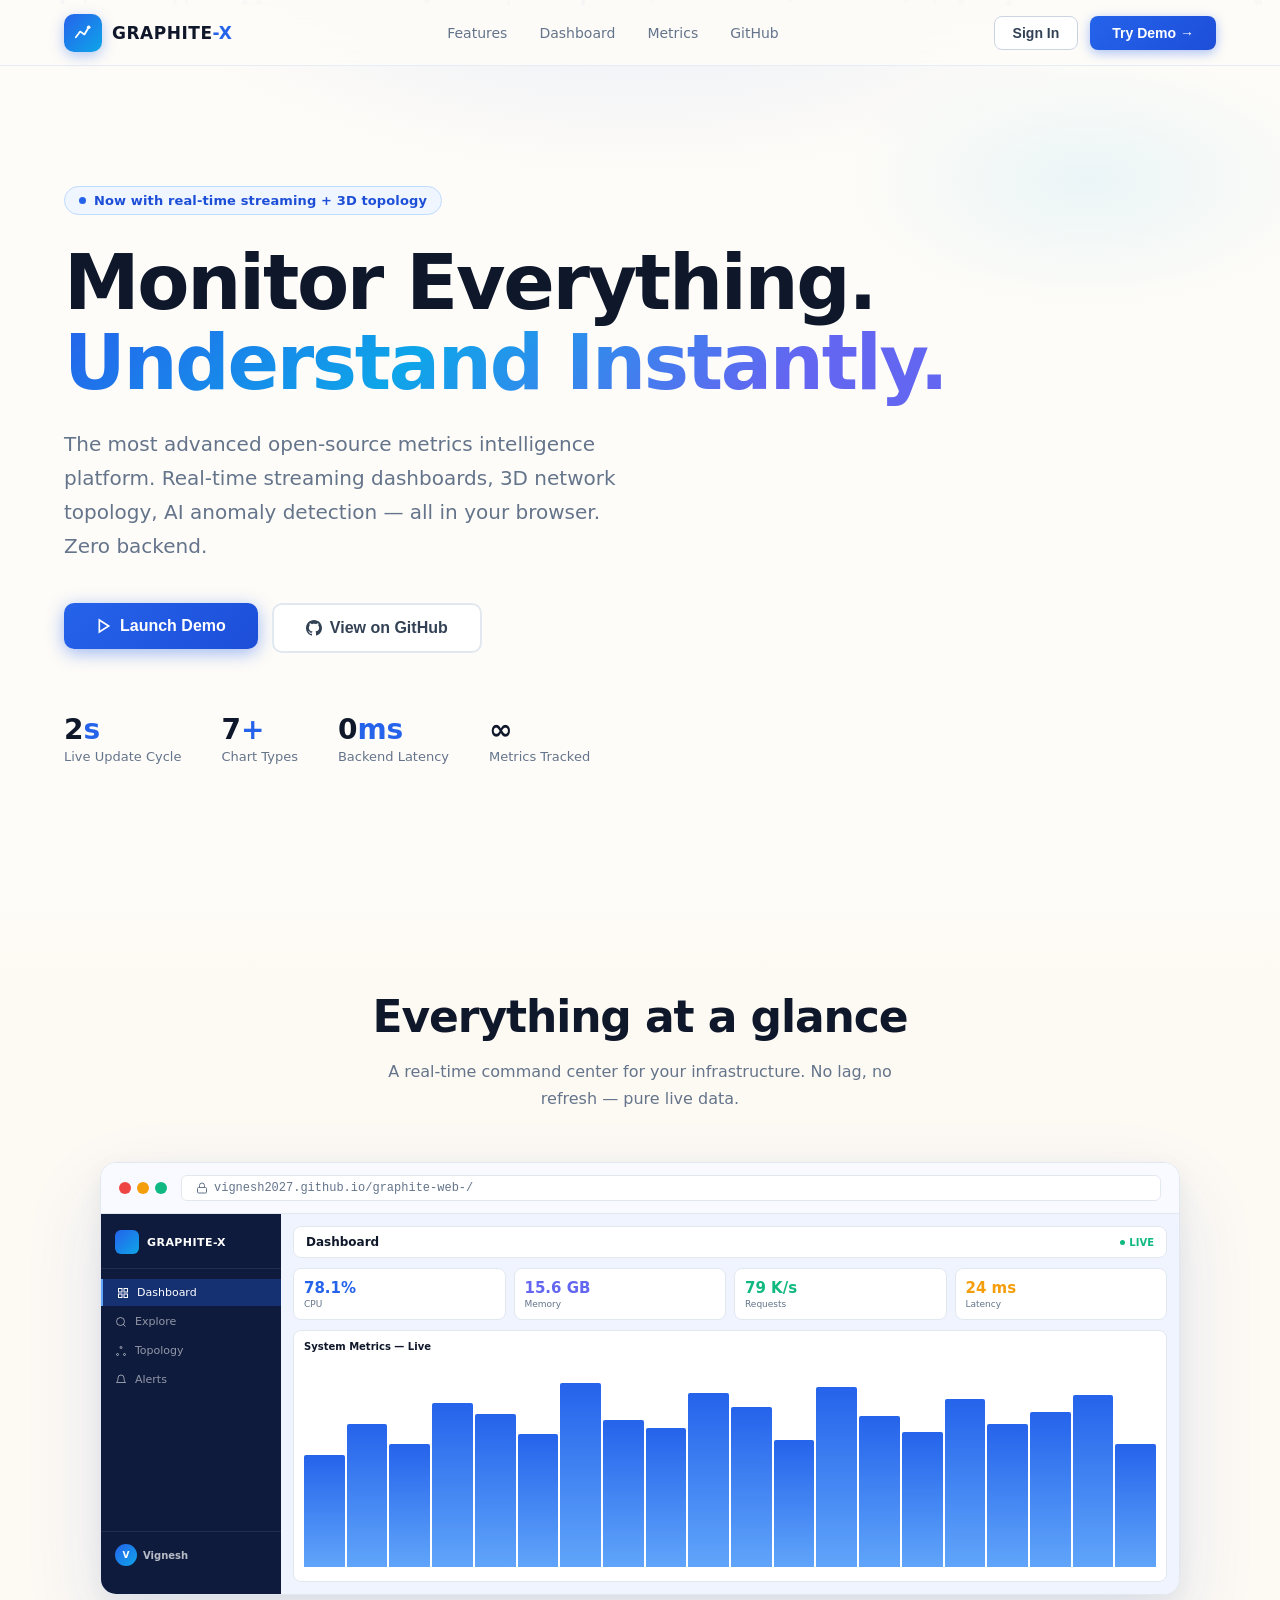
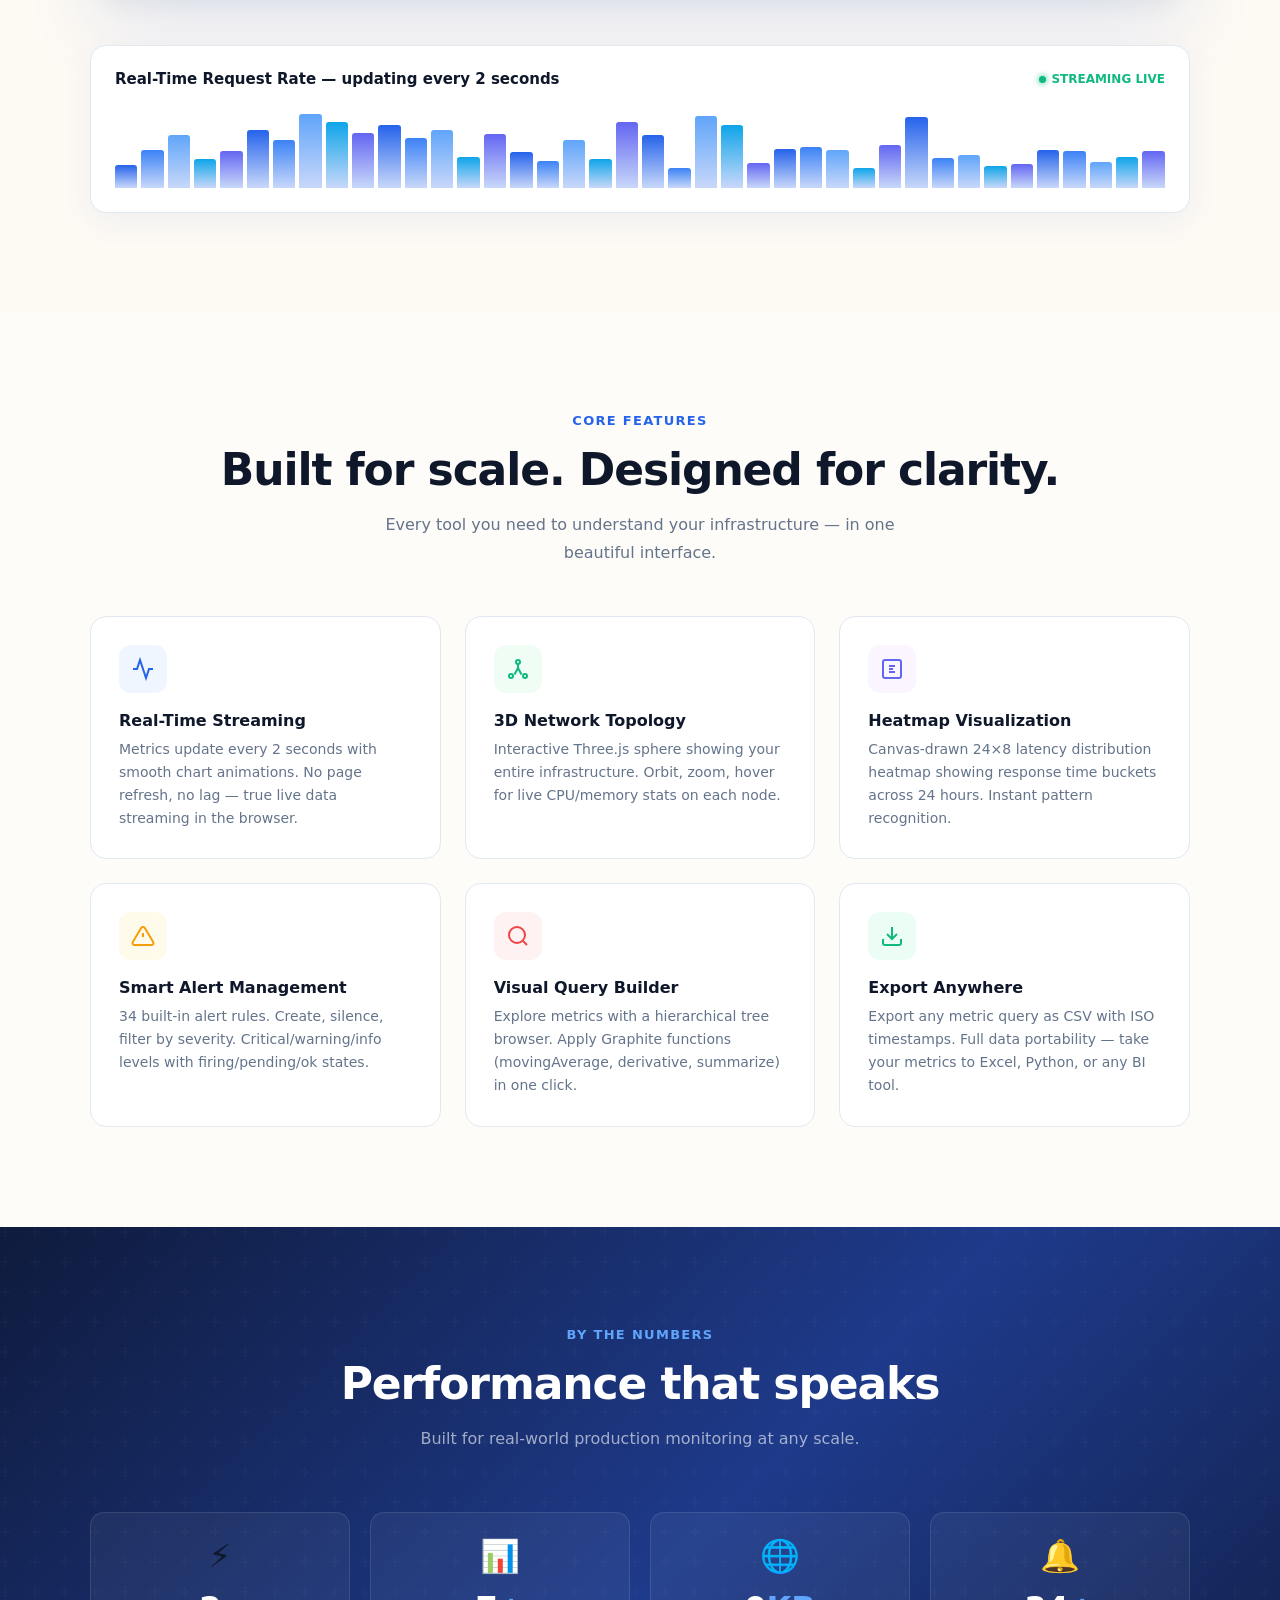
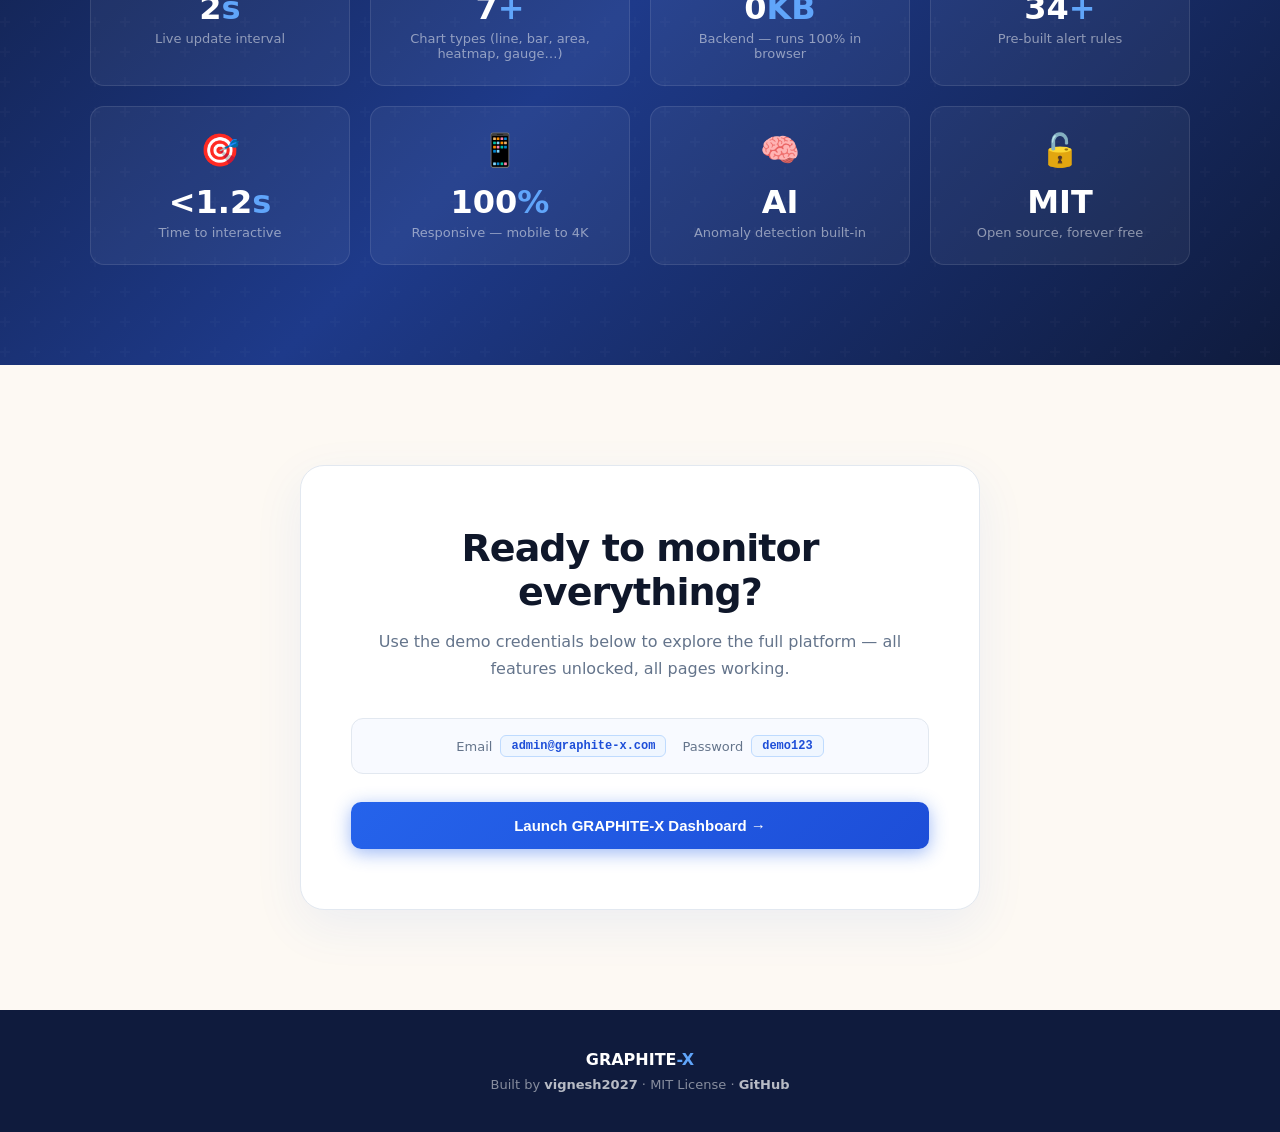
<file: home.html>
<!DOCTYPE html>
<html lang="en">
<head>
  <meta charset="UTF-8"/>
  <meta name="viewport" content="width=device-width, initial-scale=1.0"/>
  <title>GRAPHITE-X — Metrics Intelligence Platform</title>
  <link rel="icon" href="data:image/svg+xml,<svg xmlns='http://www.w3.org/2000/svg' viewBox='0 0 100 100'><text y='.9em' font-size='90'>📊</text></svg>"/>
  <style>
    :root{
      --warm-white:#fefcf8; --warm-50:#fdf9f3; --warm-100:#faf5ec;
      --blue-600:#2563eb; --blue-500:#3b82f6; --blue-400:#60a5fa;
      --sky-500:#0ea5e9; --indigo-600:#4f46e5; --indigo-500:#6366f1;
      --slate-900:#0f172a; --slate-700:#334155; --slate-500:#64748b;
      --slate-300:#cbd5e1; --slate-100:#f1f5f9;
      --green:#10b981; --amber:#f59e0b; --red:#ef4444;
      --font:'SF Pro Display',-apple-system,BlinkMacSystemFont,'Segoe UI',system-ui,sans-serif;
      --mono:'SF Mono','Cascadia Code','Fira Code',monospace;
    }
    *{box-sizing:border-box;margin:0;padding:0}
    html{font-size:16px;scroll-behavior:smooth;-webkit-font-smoothing:antialiased}
    body{background:var(--warm-white);color:var(--slate-900);font-family:var(--font);overflow-x:hidden}
    a{text-decoration:none;color:inherit}

    /* ── NAV ─────────────────────────────────────── */
    nav{
      position:fixed;top:0;left:0;right:0;z-index:100;
      background:rgba(254,252,248,0.88);
      backdrop-filter:blur(20px);
      border-bottom:1px solid rgba(37,99,235,0.1);
      padding:0 5%;height:66px;
      display:flex;align-items:center;justify-content:space-between;
    }
    .nav-logo{display:flex;align-items:center;gap:10px}
    .nav-logo-icon{
      width:38px;height:38px;
      background:linear-gradient(135deg,#2563eb,#0ea5e9);
      border-radius:10px;
      display:flex;align-items:center;justify-content:center;
      box-shadow:0 4px 14px rgba(37,99,235,0.35);
    }
    .nav-logo-text{font-size:17px;font-weight:800;letter-spacing:0.03em}
    .nav-logo-text span{color:#2563eb}
    .nav-links{display:flex;align-items:center;gap:32px}
    .nav-links a{font-size:14px;font-weight:500;color:var(--slate-500);transition:color .15s}
    .nav-links a:hover{color:var(--blue-600)}
    .nav-actions{display:flex;align-items:center;gap:12px}
    .btn-ghost{
      padding:8px 18px;border:1.5px solid var(--slate-300);
      border-radius:8px;font-size:14px;font-weight:600;
      color:var(--slate-700);cursor:pointer;background:#fff;
      transition:all .15s;
    }
    .btn-ghost:hover{border-color:#2563eb;color:#2563eb}
    .btn-hero{
      padding:9px 22px;
      background:linear-gradient(135deg,#2563eb,#1d4ed8);
      border:none;border-radius:8px;font-size:14px;font-weight:700;
      color:#fff;cursor:pointer;
      box-shadow:0 3px 12px rgba(37,99,235,0.4);
      transition:all .15s;
    }
    .btn-hero:hover{transform:translateY(-1px);box-shadow:0 6px 20px rgba(37,99,235,0.5)}

    /* ── HERO ────────────────────────────────────── */
    .hero{
      padding:130px 5% 80px;
      min-height:100vh;
      display:flex;align-items:center;
      position:relative;
      background:
        radial-gradient(ellipse 70% 50% at 50% -10%, rgba(37,99,235,0.12) 0%, transparent 60%),
        radial-gradient(ellipse 40% 30% at 85% 20%, rgba(14,165,233,0.08) 0%, transparent 50%),
        var(--warm-white);
    }
    .hero-inner{max-width:1200px;margin:0 auto;width:100%}
    .hero-badge{
      display:inline-flex;align-items:center;gap:8px;
      background:#eff6ff;border:1px solid #bfdbfe;
      color:#1d4ed8;font-size:13px;font-weight:600;
      padding:6px 14px;border-radius:20px;margin-bottom:28px;
      letter-spacing:0.01em;
    }
    .hero-badge-dot{width:7px;height:7px;border-radius:50%;background:#2563eb;animation:pulse 1.8s infinite}
    @keyframes pulse{0%,100%{opacity:1;transform:scale(1)}50%{opacity:.5;transform:scale(.8)}}

    .hero-title{
      font-size:clamp(42px,6vw,76px);
      font-weight:900;
      line-height:1.05;
      letter-spacing:-0.03em;
      margin-bottom:24px;
    }
    .hero-title .gradient{
      background:linear-gradient(135deg,#2563eb 0%,#0ea5e9 40%,#6366f1 80%);
      -webkit-background-clip:text;-webkit-text-fill-color:transparent;
      background-clip:text;
    }
    .hero-desc{
      font-size:clamp(16px,2vw,20px);
      color:var(--slate-500);
      max-width:580px;
      line-height:1.7;
      margin-bottom:40px;
    }
    .hero-cta{display:flex;gap:14px;flex-wrap:wrap;margin-bottom:60px}
    .btn-cta-primary{
      padding:14px 32px;
      background:linear-gradient(135deg,#2563eb,#1d4ed8);
      border:none;border-radius:10px;
      font-size:16px;font-weight:700;color:#fff;cursor:pointer;
      box-shadow:0 4px 18px rgba(37,99,235,0.45);
      transition:all .2s;display:inline-flex;align-items:center;gap:8px;
    }
    .btn-cta-primary:hover{transform:translateY(-2px);box-shadow:0 8px 28px rgba(37,99,235,0.55)}
    .btn-cta-secondary{
      padding:14px 32px;background:#fff;
      border:2px solid #e2e8f0;border-radius:10px;
      font-size:16px;font-weight:600;color:var(--slate-700);cursor:pointer;
      transition:all .2s;display:inline-flex;align-items:center;gap:8px;
    }
    .btn-cta-secondary:hover{border-color:#2563eb;color:#2563eb}

    .hero-stats{
      display:flex;gap:40px;flex-wrap:wrap;
    }
    .hero-stat{display:flex;flex-direction:column;gap:3px}
    .hero-stat-val{font-size:28px;font-weight:800;color:var(--slate-900)}
    .hero-stat-val span{color:#2563eb}
    .hero-stat-label{font-size:13px;color:var(--slate-500);font-weight:500}

    /* ── DASHBOARD PREVIEW ───────────────────────── */
    .preview-section{
      padding:60px 5% 100px;
      background:var(--warm-50);
      position:relative;overflow:hidden;
    }
    .preview-section::before{
      content:'';position:absolute;top:-1px;left:0;right:0;height:80px;
      background:linear-gradient(var(--warm-white),var(--warm-50));
    }
    .section-label{
      text-align:center;margin-bottom:16px;
      font-size:13px;font-weight:700;letter-spacing:.1em;
      text-transform:uppercase;color:#2563eb;
    }
    .section-title{
      text-align:center;
      font-size:clamp(28px,4vw,44px);
      font-weight:900;letter-spacing:-.025em;
      margin-bottom:16px;color:var(--slate-900);
    }
    .section-desc{
      text-align:center;max-width:560px;margin:0 auto 50px;
      color:var(--slate-500);font-size:16px;line-height:1.7;
    }

    .preview-browser{
      max-width:1080px;margin:0 auto;
      background:#fff;
      border:1.5px solid #e2e8f0;
      border-radius:16px;
      box-shadow:0 32px 80px rgba(37,99,235,0.12), 0 8px 24px rgba(0,0,0,0.06);
      overflow:hidden;
    }
    .browser-bar{
      background:#f8faff;
      border-bottom:1px solid #e2e8f0;
      padding:12px 18px;
      display:flex;align-items:center;gap:14px;
    }
    .browser-dots{display:flex;gap:6px}
    .browser-dot{width:12px;height:12px;border-radius:50%}
    .browser-url{
      flex:1;background:#fff;border:1px solid #e2e8f0;
      border-radius:6px;padding:5px 14px;
      font-size:12px;color:var(--slate-500);font-family:var(--mono);
      display:flex;align-items:center;gap:6px;
    }
    .browser-content{
      display:flex;height:380px;
    }
    .mini-sidebar{
      width:180px;background:#0f1b3d;flex-shrink:0;
      padding:16px 0;display:flex;flex-direction:column;gap:2px;
    }
    .mini-logo{
      display:flex;align-items:center;gap:8px;
      padding:0 14px 14px;border-bottom:1px solid rgba(255,255,255,0.08);
      margin-bottom:8px;
    }
    .mini-logo-box{width:24px;height:24px;background:linear-gradient(135deg,#2563eb,#0ea5e9);border-radius:6px}
    .mini-logo-text{font-size:11px;font-weight:800;color:#fff;letter-spacing:.04em}
    .mini-nav-item{
      display:flex;align-items:center;gap:8px;
      padding:7px 14px;font-size:11px;color:rgba(255,255,255,.55);
    }
    .mini-nav-item.active{color:#fff;background:rgba(37,99,235,.3);border-left:2px solid #60a5fa}
    .mini-nav-dot{width:6px;height:6px;border-radius:50%;background:rgba(255,255,255,.3)}
    .mini-nav-dot.green{background:#10b981;box-shadow:0 0 4px #10b981}
    .mini-main{flex:1;background:#f0f4ff;padding:12px;display:flex;flex-direction:column;gap:10px;overflow:hidden}
    .mini-topbar{
      background:#fff;border-radius:8px;padding:8px 12px;
      display:flex;align-items:center;justify-content:space-between;
      border:1px solid #e2e8f0;
    }
    .mini-title{font-size:12px;font-weight:700}
    .mini-live{display:flex;align-items:center;gap:4px;font-size:10px;color:#10b981;font-weight:700}
    .mini-live-dot{width:5px;height:5px;border-radius:50%;background:#10b981;animation:pulse 1.5s infinite}
    .mini-cards{display:grid;grid-template-columns:repeat(4,1fr);gap:8px}
    .mini-card{
      background:#fff;border-radius:8px;padding:10px;
      border:1px solid #e2e8f0;
    }
    .mini-card-val{font-size:15px;font-weight:800;margin-bottom:2px}
    .mini-card-label{font-size:9px;color:var(--slate-500)}
    .mini-chart-area{
      background:#fff;border-radius:8px;flex:1;
      border:1px solid #e2e8f0;padding:10px;
      display:flex;flex-direction:column;gap:6px;
    }
    .mini-chart-title{font-size:10px;font-weight:700}
    .mini-chart-lines{flex:1;display:flex;align-items:flex-end;gap:2px;padding:4px 0}
    .mini-bar{
      flex:1;border-radius:2px 2px 0 0;
      background:linear-gradient(180deg,#2563eb,#60a5fa);
      transition:height .3s ease;
    }

    /* ── FEATURES GRID ───────────────────────────── */
    .features-section{padding:100px 5%;background:var(--warm-white)}
    .features-grid{
      display:grid;grid-template-columns:repeat(3,1fr);gap:24px;
      max-width:1100px;margin:0 auto;
    }
    .feature-card{
      background:#fff;
      border:1.5px solid #e2e8f0;
      border-radius:16px;padding:28px;
      transition:all .2s;
    }
    .feature-card:hover{
      border-color:#bfdbfe;
      box-shadow:0 8px 32px rgba(37,99,235,0.1);
      transform:translateY(-3px);
    }
    .feature-icon{
      width:48px;height:48px;border-radius:12px;
      display:flex;align-items:center;justify-content:center;
      font-size:22px;margin-bottom:18px;
    }
    .feature-title{font-size:16px;font-weight:700;margin-bottom:8px}
    .feature-desc{font-size:14px;color:var(--slate-500);line-height:1.65}

    /* ── METRICS SHOWCASE ────────────────────────── */
    .showcase-section{
      padding:100px 5%;
      background:linear-gradient(135deg,#0f1b3d 0%,#1e3a8a 50%,#0f1b3d 100%);
      position:relative;overflow:hidden;
    }
    .showcase-section::before{
      content:'';position:absolute;inset:0;
      background:url("data:image/svg+xml,%3Csvg width='60' height='60' viewBox='0 0 60 60' xmlns='http://www.w3.org/2000/svg'%3E%3Cg fill='none' fill-rule='evenodd'%3E%3Cg fill='%23ffffff' fill-opacity='0.02'%3E%3Cpath d='M36 34v-4h-2v4h-4v2h4v4h2v-4h4v-2h-4zm0-30V0h-2v4h-4v2h4v4h2V6h4V4h-4zM6 34v-4H4v4H0v2h4v4h2v-4h4v-2H6zM6 4V0H4v4H0v2h4v4h2V6h4V4H6z'/%3E%3C/g%3E%3C/g%3E%3C/svg%3E");
    }
    .showcase-inner{max-width:1100px;margin:0 auto;position:relative}
    .showcase-section .section-label{color:#60a5fa}
    .showcase-section .section-title{color:#fff}
    .showcase-section .section-desc{color:rgba(255,255,255,.6)}
    .metrics-showcase-grid{
      display:grid;grid-template-columns:repeat(4,1fr);gap:20px;
      margin-top:60px;
    }
    .showcase-card{
      background:rgba(255,255,255,.05);
      border:1px solid rgba(255,255,255,.1);
      border-radius:14px;padding:24px;
      text-align:center;
      transition:all .2s;
    }
    .showcase-card:hover{background:rgba(255,255,255,.08);transform:translateY(-4px)}
    .showcase-icon{font-size:32px;margin-bottom:14px}
    .showcase-val{font-size:32px;font-weight:900;color:#fff;margin-bottom:4px}
    .showcase-val span{color:#60a5fa}
    .showcase-label{font-size:13px;color:rgba(255,255,255,.5);font-weight:500}

    /* ── CTA SECTION ─────────────────────────────── */
    .cta-section{
      padding:100px 5%;text-align:center;
      background:var(--warm-50);
    }
    .cta-box{
      max-width:680px;margin:0 auto;
      background:#fff;border:1.5px solid #e2e8f0;
      border-radius:24px;padding:60px 50px;
      box-shadow:0 16px 50px rgba(37,99,235,0.08);
    }
    .cta-title{font-size:clamp(26px,4vw,38px);font-weight:900;letter-spacing:-.025em;margin-bottom:14px}
    .cta-desc{font-size:16px;color:var(--slate-500);line-height:1.7;margin-bottom:36px}
    .cta-demo-info{
      display:flex;align-items:center;justify-content:center;gap:24px;
      background:#f8faff;border:1px solid #e2e8f0;
      border-radius:12px;padding:16px 24px;margin-bottom:28px;
      font-size:13px;flex-wrap:wrap;gap:16px;
    }
    .cta-cred{display:flex;align-items:center;gap:8px}
    .cta-cred-key{color:var(--slate-500);font-weight:500}
    .cta-cred-val{
      background:#eff6ff;border:1px solid #bfdbfe;
      color:#1d4ed8;font-weight:700;font-family:var(--mono);
      padding:3px 10px;border-radius:6px;font-size:12px;
    }

    /* ── FOOTER ──────────────────────────────────── */
    footer{
      background:#0f1b3d;color:rgba(255,255,255,.5);
      padding:40px 5%;text-align:center;
      font-size:13px;
    }
    footer a{color:rgba(255,255,255,.7);font-weight:600}
    footer .footer-logo{font-size:16px;font-weight:800;color:#fff;margin-bottom:8px}
    footer .footer-logo span{color:#60a5fa}

    /* ── Floating particles ──────────────────────── */
    .particles{position:absolute;inset:0;overflow:hidden;pointer-events:none}
    .particle{
      position:absolute;width:3px;height:3px;
      border-radius:50%;background:rgba(37,99,235,.4);
      animation:float linear infinite;
    }
    @keyframes float{
      0%{transform:translateY(100vh) scale(0);opacity:0}
      10%{opacity:1}
      90%{opacity:.5}
      100%{transform:translateY(-100px) scale(1.5);opacity:0}
    }

    /* ── Animated chart demo ─────────────────────── */
    .live-chart-demo{
      max-width:1100px;margin:50px auto 0;
      background:#fff;border:1.5px solid #e2e8f0;
      border-radius:16px;padding:24px;
      box-shadow:0 8px 32px rgba(37,99,235,0.06);
    }
    .lcd-header{display:flex;align-items:center;justify-content:space-between;margin-bottom:20px}
    .lcd-title{font-size:15px;font-weight:700}
    .lcd-live{display:flex;align-items:center;gap:5px;font-size:12px;color:#10b981;font-weight:700}
    .lcd-live-dot{width:7px;height:7px;border-radius:50%;background:#10b981;box-shadow:0 0 6px #10b981;animation:pulse 1.5s infinite}
    .lcd-bars{display:flex;align-items:flex-end;gap:4px;height:80px}
    .lcd-bar{flex:1;border-radius:3px 3px 0 0;animation:barAnim 2s ease-in-out infinite alternate;
      background:linear-gradient(180deg,#2563eb,rgba(37,99,235,.3))}
    @keyframes barAnim{from{opacity:.7;transform:scaleY(.6)}to{opacity:1;transform:scaleY(1)}}

    /* ── Responsive ──────────────────────────────── */
    @media(max-width:900px){
      .features-grid{grid-template-columns:1fr 1fr}
      .metrics-showcase-grid{grid-template-columns:repeat(2,1fr)}
      .nav-links{display:none}
      .browser-content{height:240px}
    }
    @media(max-width:600px){
      .features-grid{grid-template-columns:1fr}
      .metrics-showcase-grid{grid-template-columns:1fr 1fr}
      .hero{padding:110px 5% 60px}
      .cta-box{padding:40px 24px}
    }
  </style>
</head>
<body>

  <!-- NAV -->
  <nav>
    <div class="nav-logo">
      <div class="nav-logo-icon">
        <svg width="20" height="20" viewBox="0 0 28 28" fill="none">
          <path d="M4 20 L10 12 L16 16 L22 6" stroke="#fff" stroke-width="2.5" stroke-linecap="round" stroke-linejoin="round"/>
          <circle cx="22" cy="6" r="2.5" fill="#fff"/>
        </svg>
      </div>
      <div class="nav-logo-text">GRAPHITE<span>-X</span></div>
    </div>
    <div class="nav-links">
      <a href="#features">Features</a>
      <a href="#preview">Dashboard</a>
      <a href="#metrics">Metrics</a>
      <a href="https://github.com/vignesh2027/graphite-web-" target="_blank">GitHub</a>
    </div>
    <div class="nav-actions">
      <a href="login.html"><button class="btn-ghost">Sign In</button></a>
      <a href="login.html"><button class="btn-hero">Try Demo →</button></a>
    </div>
  </nav>

  <!-- HERO -->
  <section class="hero">
    <div class="particles" id="particles"></div>
    <div class="hero-inner">
      <div class="hero-badge">
        <span class="hero-badge-dot"></span>
        Now with real-time streaming + 3D topology
      </div>
      <h1 class="hero-title">
        Monitor Everything.<br/>
        <span class="gradient">Understand Instantly.</span>
      </h1>
      <p class="hero-desc">
        The most advanced open-source metrics intelligence platform.
        Real-time streaming dashboards, 3D network topology, AI anomaly detection —
        all in your browser. Zero backend.
      </p>
      <div class="hero-cta">
        <a href="login.html">
          <button class="btn-cta-primary">
            <svg width="16" height="16" viewBox="0 0 24 24" fill="none" stroke="currentColor" stroke-width="2.5"><polygon points="5 3 19 12 5 21 5 3"/></svg>
            Launch Demo
          </button>
        </a>
        <a href="https://github.com/vignesh2027/graphite-web-" target="_blank">
          <button class="btn-cta-secondary">
            <svg width="16" height="16" viewBox="0 0 24 24" fill="currentColor"><path d="M12 0c-6.626 0-12 5.373-12 12 0 5.302 3.438 9.8 8.207 11.387.599.111.793-.261.793-.577v-2.234c-3.338.726-4.033-1.416-4.033-1.416-.546-1.387-1.333-1.756-1.333-1.756-1.089-.745.083-.729.083-.729 1.205.084 1.839 1.237 1.839 1.237 1.07 1.834 2.807 1.304 3.492.997.107-.775.418-1.305.762-1.604-2.665-.305-5.467-1.334-5.467-5.931 0-1.311.469-2.381 1.236-3.221-.124-.303-.535-1.524.117-3.176 0 0 1.008-.322 3.301 1.23.957-.266 1.983-.399 3.003-.404 1.02.005 2.047.138 3.006.404 2.291-1.552 3.297-1.23 3.297-1.23.653 1.653.242 2.874.118 3.176.77.84 1.235 1.911 1.235 3.221 0 4.609-2.807 5.624-5.479 5.921.43.372.823 1.102.823 2.222v3.293c0 .319.192.694.801.576 4.765-1.589 8.199-6.086 8.199-11.386 0-6.627-5.373-12-12-12z"/></svg>
            View on GitHub
          </button>
        </a>
      </div>
      <div class="hero-stats">
        <div class="hero-stat">
          <div class="hero-stat-val">2<span>s</span></div>
          <div class="hero-stat-label">Live Update Cycle</div>
        </div>
        <div class="hero-stat">
          <div class="hero-stat-val">7<span>+</span></div>
          <div class="hero-stat-label">Chart Types</div>
        </div>
        <div class="hero-stat">
          <div class="hero-stat-val">0<span>ms</span></div>
          <div class="hero-stat-label">Backend Latency</div>
        </div>
        <div class="hero-stat">
          <div class="hero-stat-val">∞</div>
          <div class="hero-stat-label">Metrics Tracked</div>
        </div>
      </div>
    </div>
  </section>

  <!-- DASHBOARD PREVIEW -->
  <section class="preview-section" id="preview">
    <div class="section-label">Dashboard Preview</div>
    <h2 class="section-title">Everything at a glance</h2>
    <p class="section-desc">A real-time command center for your infrastructure. No lag, no refresh — pure live data.</p>
    <div class="preview-browser">
      <div class="browser-bar">
        <div class="browser-dots">
          <div class="browser-dot" style="background:#ef4444"></div>
          <div class="browser-dot" style="background:#f59e0b"></div>
          <div class="browser-dot" style="background:#10b981"></div>
        </div>
        <div class="browser-url">
          <svg width="12" height="12" viewBox="0 0 24 24" fill="none" stroke="currentColor" stroke-width="2"><rect x="3" y="11" width="18" height="11" rx="2" ry="2"/><path d="M7 11V7a5 5 0 0 1 10 0v4"/></svg>
          vignesh2027.github.io/graphite-web-/
        </div>
      </div>
      <div class="browser-content">
        <div class="mini-sidebar">
          <div class="mini-logo">
            <div class="mini-logo-box"></div>
            <div class="mini-logo-text">GRAPHITE-X</div>
          </div>
          <div class="mini-nav-item active">
            <svg width="12" height="12" viewBox="0 0 24 24" fill="none" stroke="currentColor" stroke-width="2"><rect x="3" y="3" width="7" height="7"/><rect x="14" y="3" width="7" height="7"/><rect x="3" y="14" width="7" height="7"/><rect x="14" y="14" width="7" height="7"/></svg>
            Dashboard
          </div>
          <div class="mini-nav-item">
            <svg width="12" height="12" viewBox="0 0 24 24" fill="none" stroke="currentColor" stroke-width="2"><circle cx="11" cy="11" r="8"/><path d="m21 21-4.35-4.35"/></svg>
            Explore
          </div>
          <div class="mini-nav-item">
            <svg width="12" height="12" viewBox="0 0 24 24" fill="none" stroke="currentColor" stroke-width="2"><circle cx="12" cy="5" r="2"/><circle cx="5" cy="19" r="2"/><circle cx="19" cy="19" r="2"/></svg>
            Topology
          </div>
          <div class="mini-nav-item">
            <svg width="12" height="12" viewBox="0 0 24 24" fill="none" stroke="currentColor" stroke-width="2"><path d="M18 8A6 6 0 0 0 6 8c0 7-3 9-3 9h18s-3-2-3-9"/></svg>
            Alerts
          </div>
          <div style="margin-top:auto;padding:12px 14px;border-top:1px solid rgba(255,255,255,0.08)">
            <div style="display:flex;align-items:center;gap:6px">
              <div style="width:22px;height:22px;background:linear-gradient(135deg,#2563eb,#0ea5e9);border-radius:50%;display:flex;align-items:center;justify-content:center;font-size:9px;font-weight:700;color:#fff">V</div>
              <div style="font-size:10px;color:rgba(255,255,255,.7);font-weight:600">Vignesh</div>
            </div>
          </div>
        </div>
        <div class="mini-main">
          <div class="mini-topbar">
            <div class="mini-title">Dashboard</div>
            <div class="mini-live"><div class="mini-live-dot"></div>LIVE</div>
          </div>
          <div class="mini-cards">
            <div class="mini-card"><div class="mini-card-val" style="color:#2563eb">78.1%</div><div class="mini-card-label">CPU</div></div>
            <div class="mini-card"><div class="mini-card-val" style="color:#6366f1">15.6 GB</div><div class="mini-card-label">Memory</div></div>
            <div class="mini-card"><div class="mini-card-val" style="color:#10b981">79 K/s</div><div class="mini-card-label">Requests</div></div>
            <div class="mini-card"><div class="mini-card-val" style="color:#f59e0b">24 ms</div><div class="mini-card-label">Latency</div></div>
          </div>
          <div class="mini-chart-area">
            <div class="mini-chart-title">System Metrics — Live</div>
            <div class="mini-chart-lines" id="miniChartBars"></div>
          </div>
        </div>
      </div>
    </div>

    <!-- Live chart demo -->
    <div class="live-chart-demo">
      <div class="lcd-header">
        <div class="lcd-title">Real-Time Request Rate — updating every 2 seconds</div>
        <div class="lcd-live"><div class="lcd-live-dot"></div>STREAMING LIVE</div>
      </div>
      <div class="lcd-bars" id="liveChartBars"></div>
    </div>
  </section>

  <!-- FEATURES -->
  <section class="features-section" id="features">
    <div class="section-label">Core Features</div>
    <h2 class="section-title">Built for scale. Designed for clarity.</h2>
    <p class="section-desc">Every tool you need to understand your infrastructure — in one beautiful interface.</p>
    <div class="features-grid">
      <div class="feature-card">
        <div class="feature-icon" style="background:#eff6ff">
          <svg width="24" height="24" viewBox="0 0 24 24" fill="none" stroke="#2563eb" stroke-width="2"><polyline points="22 12 18 12 15 21 9 3 6 12 2 12"/></svg>
        </div>
        <div class="feature-title">Real-Time Streaming</div>
        <div class="feature-desc">Metrics update every 2 seconds with smooth chart animations. No page refresh, no lag — true live data streaming in the browser.</div>
      </div>
      <div class="feature-card">
        <div class="feature-icon" style="background:#f0fdf4">
          <svg width="24" height="24" viewBox="0 0 24 24" fill="none" stroke="#10b981" stroke-width="2"><circle cx="12" cy="5" r="2"/><circle cx="5" cy="19" r="2"/><circle cx="19" cy="19" r="2"/><path d="M12 7v4M8.5 17.5 12 11M15.5 17.5 12 11"/></svg>
        </div>
        <div class="feature-title">3D Network Topology</div>
        <div class="feature-desc">Interactive Three.js sphere showing your entire infrastructure. Orbit, zoom, hover for live CPU/memory stats on each node.</div>
      </div>
      <div class="feature-card">
        <div class="feature-icon" style="background:#faf5ff">
          <svg width="24" height="24" viewBox="0 0 24 24" fill="none" stroke="#6366f1" stroke-width="2"><rect x="3" y="3" width="18" height="18" rx="2"/><path d="M9 9h6M9 12h4M9 15h6"/></svg>
        </div>
        <div class="feature-title">Heatmap Visualization</div>
        <div class="feature-desc">Canvas-drawn 24×8 latency distribution heatmap showing response time buckets across 24 hours. Instant pattern recognition.</div>
      </div>
      <div class="feature-card">
        <div class="feature-icon" style="background:#fffbeb">
          <svg width="24" height="24" viewBox="0 0 24 24" fill="none" stroke="#f59e0b" stroke-width="2"><path d="M10.29 3.86L1.82 18a2 2 0 0 0 1.71 3h16.94a2 2 0 0 0 1.71-3L13.71 3.86a2 2 0 0 0-3.42 0z"/><line x1="12" y1="9" x2="12" y2="13"/><line x1="12" y1="17" x2="12.01" y2="17"/></svg>
        </div>
        <div class="feature-title">Smart Alert Management</div>
        <div class="feature-desc">34 built-in alert rules. Create, silence, filter by severity. Critical/warning/info levels with firing/pending/ok states.</div>
      </div>
      <div class="feature-card">
        <div class="feature-icon" style="background:#fef2f2">
          <svg width="24" height="24" viewBox="0 0 24 24" fill="none" stroke="#ef4444" stroke-width="2"><circle cx="11" cy="11" r="8"/><path d="m21 21-4.35-4.35"/></svg>
        </div>
        <div class="feature-title">Visual Query Builder</div>
        <div class="feature-desc">Explore metrics with a hierarchical tree browser. Apply Graphite functions (movingAverage, derivative, summarize) in one click.</div>
      </div>
      <div class="feature-card">
        <div class="feature-icon" style="background:#ecfdf5">
          <svg width="24" height="24" viewBox="0 0 24 24" fill="none" stroke="#10b981" stroke-width="2"><path d="M21 15v4a2 2 0 0 1-2 2H5a2 2 0 0 1-2-2v-4"/><polyline points="7 10 12 15 17 10"/><line x1="12" y1="15" x2="12" y2="3"/></svg>
        </div>
        <div class="feature-title">Export Anywhere</div>
        <div class="feature-desc">Export any metric query as CSV with ISO timestamps. Full data portability — take your metrics to Excel, Python, or any BI tool.</div>
      </div>
    </div>
  </section>

  <!-- SHOWCASE -->
  <section class="showcase-section" id="metrics">
    <div class="showcase-inner">
      <div class="section-label">By the Numbers</div>
      <h2 class="section-title">Performance that speaks</h2>
      <p class="section-desc">Built for real-world production monitoring at any scale.</p>
      <div class="metrics-showcase-grid">
        <div class="showcase-card">
          <div class="showcase-icon">⚡</div>
          <div class="showcase-val">2<span>s</span></div>
          <div class="showcase-label">Live update interval</div>
        </div>
        <div class="showcase-card">
          <div class="showcase-icon">📊</div>
          <div class="showcase-val">7<span>+</span></div>
          <div class="showcase-label">Chart types (line, bar, area, heatmap, gauge…)</div>
        </div>
        <div class="showcase-card">
          <div class="showcase-icon">🌐</div>
          <div class="showcase-val">0<span>KB</span></div>
          <div class="showcase-label">Backend — runs 100% in browser</div>
        </div>
        <div class="showcase-card">
          <div class="showcase-icon">🔔</div>
          <div class="showcase-val">34<span>+</span></div>
          <div class="showcase-label">Pre-built alert rules</div>
        </div>
        <div class="showcase-card">
          <div class="showcase-icon">🎯</div>
          <div class="showcase-val">&lt;1.2<span>s</span></div>
          <div class="showcase-label">Time to interactive</div>
        </div>
        <div class="showcase-card">
          <div class="showcase-icon">📱</div>
          <div class="showcase-val">100<span>%</span></div>
          <div class="showcase-label">Responsive — mobile to 4K</div>
        </div>
        <div class="showcase-card">
          <div class="showcase-icon">🧠</div>
          <div class="showcase-val">AI</div>
          <div class="showcase-label">Anomaly detection built-in</div>
        </div>
        <div class="showcase-card">
          <div class="showcase-icon">🔓</div>
          <div class="showcase-val">MIT</div>
          <div class="showcase-label">Open source, forever free</div>
        </div>
      </div>
    </div>
  </section>

  <!-- CTA -->
  <section class="cta-section">
    <div class="cta-box">
      <h2 class="cta-title">Ready to monitor everything?</h2>
      <p class="cta-desc">Use the demo credentials below to explore the full platform — all features unlocked, all pages working.</p>
      <div class="cta-demo-info">
        <div class="cta-cred">
          <span class="cta-cred-key">Email</span>
          <span class="cta-cred-val">admin@graphite-x.com</span>
        </div>
        <div class="cta-cred">
          <span class="cta-cred-key">Password</span>
          <span class="cta-cred-val">demo123</span>
        </div>
      </div>
      <a href="login.html">
        <button class="btn-cta-primary" style="font-size:15px;padding:15px 40px;width:100%;justify-content:center">
          Launch GRAPHITE-X Dashboard →
        </button>
      </a>
    </div>
  </section>

  <!-- FOOTER -->
  <footer>
    <div class="footer-logo">GRAPHITE<span>-X</span></div>
    <p>Built by <a href="https://github.com/vignesh2027" target="_blank">vignesh2027</a> · MIT License · <a href="https://github.com/vignesh2027/graphite-web-" target="_blank">GitHub</a></p>
  </footer>

  <script>
    /* Floating particles */
    const pc = document.getElementById('particles');
    if(pc){
      for(let i=0;i<20;i++){
        const p=document.createElement('div');
        p.className='particle';
        p.style.cssText=`left:${Math.random()*100}%;animation-delay:${Math.random()*8}s;animation-duration:${6+Math.random()*8}s;width:${2+Math.random()*4}px;height:${2+Math.random()*4}px`;
        pc.appendChild(p);
      }
    }

    /* Mini preview bars */
    const mb=document.getElementById('miniChartBars');
    if(mb){
      const heights=[55,70,60,80,75,65,90,72,68,85,78,62,88,74,66,82,70,76,84,60];
      heights.forEach((h,i)=>{
        const b=document.createElement('div');b.className='mini-bar';
        b.style.cssText=`height:${h}%;animation-delay:${i*.1}s`;mb.appendChild(b);
      });
    }

    /* Live chart bars */
    const lb=document.getElementById('liveChartBars');
    const bars=[];
    if(lb){
      const colors=['#2563eb','#3b82f6','#60a5fa','#0ea5e9','#6366f1'];
      for(let i=0;i<40;i++){
        const b=document.createElement('div');
        const h=20+Math.random()*60;
        b.style.cssText=`flex:1;height:${h}px;border-radius:3px 3px 0 0;background:linear-gradient(180deg,${colors[i%colors.length]},rgba(37,99,235,.25));transition:height .4s ease`;
        lb.appendChild(b);bars.push(b);
      }
    }
    setInterval(()=>{
      bars.forEach(b=>{
        const h=20+Math.random()*60;
        b.style.height=h+'px';
      });
    },1200);

    /* Smooth nav links */
    document.querySelectorAll('a[href^="#"]').forEach(a=>{
      a.addEventListener('click',e=>{
        e.preventDefault();
        document.querySelector(a.getAttribute('href'))?.scrollIntoView({behavior:'smooth'});
      });
    });
  </script>
</body>
</html>
</file>
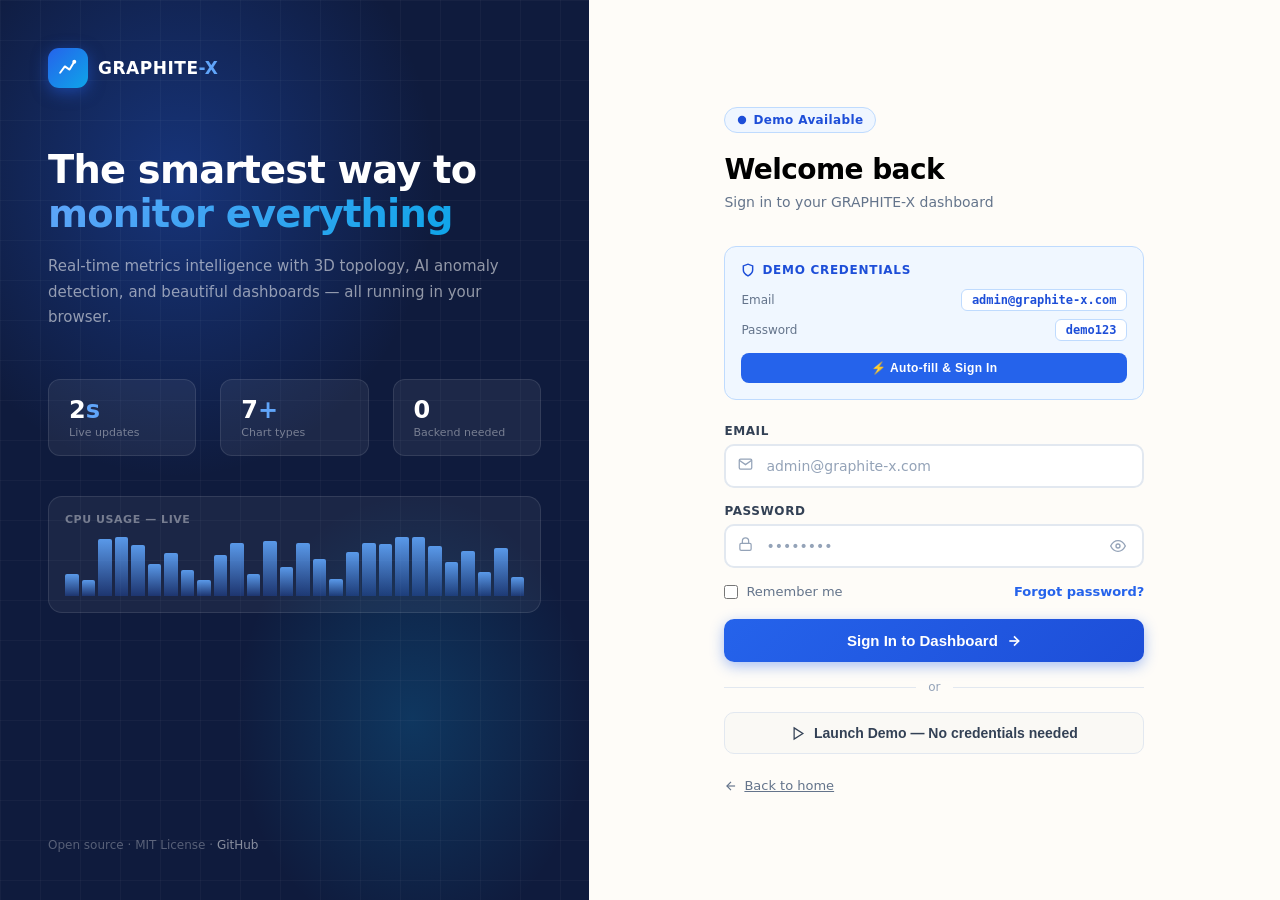
<file: login.html>
<!DOCTYPE html>
<html lang="en">
<head>
  <meta charset="UTF-8"/>
  <meta name="viewport" content="width=device-width, initial-scale=1.0"/>
  <title>Sign In — GRAPHITE-X</title>
  <link rel="icon" href="data:image/svg+xml,<svg xmlns='http://www.w3.org/2000/svg' viewBox='0 0 100 100'><text y='.9em' font-size='90'>📊</text></svg>"/>
  <style>
    :root{
      --warm:#fefcf8; --warm-50:#faf9f5;
      --blue:#2563eb; --blue-dark:#1d4ed8; --sky:#0ea5e9;
      --indigo:#6366f1;
      --slate-900:#0f172a; --slate-700:#334155; --slate-500:#64748b; --slate-300:#cbd5e1;
      --green:#10b981; --red:#ef4444;
      --font:'SF Pro Display',-apple-system,BlinkMacSystemFont,'Segoe UI',system-ui,sans-serif;
      --mono:'SF Mono','Cascadia Code',monospace;
    }
    *{box-sizing:border-box;margin:0;padding:0}
    html,body{height:100%;-webkit-font-smoothing:antialiased}
    body{
      font-family:var(--font);
      background:var(--warm);
      display:flex;min-height:100vh;
    }

    /* ── LEFT PANEL ──────────────────────────────── */
    .left-panel{
      width:46%;background:#0f1b3d;
      display:flex;flex-direction:column;
      justify-content:space-between;
      padding:48px;position:relative;overflow:hidden;
    }
    .left-panel::before{
      content:'';position:absolute;
      inset:0;
      background:
        radial-gradient(ellipse 80% 60% at 30% 20%, rgba(37,99,235,0.35) 0%, transparent 55%),
        radial-gradient(ellipse 60% 50% at 70% 80%, rgba(14,165,233,0.2) 0%, transparent 50%);
      pointer-events:none;
    }
    .left-bg-grid{
      position:absolute;inset:0;
      background-image:
        linear-gradient(rgba(255,255,255,0.03) 1px, transparent 1px),
        linear-gradient(90deg,rgba(255,255,255,0.03) 1px,transparent 1px);
      background-size:40px 40px;
      pointer-events:none;
    }

    .left-top{position:relative;z-index:1}
    .left-logo{display:flex;align-items:center;gap:10px;margin-bottom:60px}
    .left-logo-icon{
      width:40px;height:40px;
      background:linear-gradient(135deg,#2563eb,#0ea5e9);
      border-radius:11px;
      display:flex;align-items:center;justify-content:center;
      box-shadow:0 4px 16px rgba(37,99,235,0.5);
    }
    .left-logo-text{font-size:17px;font-weight:800;color:#fff;letter-spacing:.03em}
    .left-logo-text span{color:#60a5fa}

    .left-headline{
      font-size:clamp(28px,3vw,40px);
      font-weight:900;color:#fff;
      line-height:1.15;letter-spacing:-.02em;margin-bottom:18px;
    }
    .left-headline span{
      background:linear-gradient(135deg,#60a5fa,#0ea5e9);
      -webkit-background-clip:text;-webkit-text-fill-color:transparent;background-clip:text;
    }
    .left-desc{font-size:15px;color:rgba(255,255,255,.55);line-height:1.7;margin-bottom:48px}

    /* Mini stats */
    .left-stats{display:flex;gap:24px;flex-wrap:wrap;position:relative;z-index:1}
    .left-stat{
      background:rgba(255,255,255,.06);
      border:1px solid rgba(255,255,255,.1);
      border-radius:12px;padding:16px 20px;flex:1;min-width:100px;
    }
    .left-stat-val{font-size:24px;font-weight:800;color:#fff}
    .left-stat-val span{color:#60a5fa}
    .left-stat-label{font-size:11px;color:rgba(255,255,255,.4);margin-top:2px}

    /* Animated chart preview on left */
    .left-chart-preview{
      position:relative;z-index:1;margin-top:40px;
      background:rgba(255,255,255,.05);
      border:1px solid rgba(255,255,255,.1);
      border-radius:14px;padding:16px;
    }
    .lcp-label{font-size:11px;color:rgba(255,255,255,.4);margin-bottom:10px;font-weight:600;letter-spacing:.05em;text-transform:uppercase}
    .lcp-bars{display:flex;align-items:flex-end;gap:3px;height:60px}
    .lcp-bar{
      flex:1;border-radius:2px 2px 0 0;
      background:linear-gradient(180deg,rgba(96,165,250,.9),rgba(37,99,235,.25));
      transition:height .4s ease;
    }

    .left-bottom{position:relative;z-index:1}
    .left-bottom-text{font-size:12px;color:rgba(255,255,255,.3);margin-top:24px}
    .left-bottom-text a{color:rgba(255,255,255,.5);text-decoration:none}
    .left-bottom-text a:hover{color:#60a5fa}

    /* ── RIGHT PANEL ─────────────────────────────── */
    .right-panel{
      flex:1;
      display:flex;align-items:center;justify-content:center;
      padding:40px;
      background:var(--warm);
    }
    .login-box{width:100%;max-width:420px}

    .login-header{margin-bottom:36px}
    .login-tag{
      display:inline-flex;align-items:center;gap:6px;
      background:#eff6ff;border:1px solid #bfdbfe;
      color:#1d4ed8;font-size:12px;font-weight:700;
      padding:5px 12px;border-radius:20px;margin-bottom:20px;
      letter-spacing:.03em;
    }
    .login-title{font-size:28px;font-weight:900;letter-spacing:-.02em;margin-bottom:8px}
    .login-subtitle{font-size:14px;color:var(--slate-500)}

    /* Demo credential card */
    .demo-card{
      background:#f0f7ff;
      border:1.5px solid #bfdbfe;
      border-radius:12px;padding:16px;
      margin-bottom:24px;
    }
    .demo-card-header{
      display:flex;align-items:center;gap:7px;
      font-size:12px;font-weight:700;color:#1d4ed8;
      margin-bottom:12px;text-transform:uppercase;letter-spacing:.06em;
    }
    .demo-fields{display:flex;flex-direction:column;gap:8px}
    .demo-field{display:flex;align-items:center;justify-content:space-between}
    .demo-key{font-size:12px;color:var(--slate-500);font-weight:500}
    .demo-val{
      font-size:12px;font-weight:700;
      background:#fff;border:1px solid #bfdbfe;
      color:#1d4ed8;padding:3px 10px;border-radius:6px;
      font-family:var(--mono);cursor:pointer;transition:all .1s;
    }
    .demo-val:hover{background:#eff6ff}
    .demo-fill-btn{
      width:100%;margin-top:12px;
      padding:8px;background:#2563eb;
      border:none;border-radius:8px;
      color:#fff;font-size:12px;font-weight:700;
      cursor:pointer;transition:all .15s;letter-spacing:.03em;
    }
    .demo-fill-btn:hover{background:#1d4ed8}

    /* Form */
    .form-group{margin-bottom:16px}
    .form-label{
      display:block;font-size:12px;font-weight:700;
      color:var(--slate-700);margin-bottom:6px;
      text-transform:uppercase;letter-spacing:.05em;
    }
    .form-input{
      width:100%;
      background:#fff;
      border:2px solid #e2e8f0;
      border-radius:10px;
      padding:12px 14px;
      font-size:14px;color:var(--slate-900);
      font-family:var(--font);
      outline:none;transition:border-color .15s,box-shadow .15s;
    }
    .form-input:focus{border-color:#2563eb;box-shadow:0 0 0 3px rgba(37,99,235,0.12)}
    .form-input::placeholder{color:#94a3b8}

    .password-wrap{position:relative}
    .password-toggle{
      position:absolute;right:14px;top:50%;transform:translateY(-50%);
      background:none;border:none;cursor:pointer;color:#94a3b8;
      display:flex;align-items:center;transition:color .15s;
      padding:4px;
    }
    .password-toggle:hover{color:#2563eb}

    .form-row{display:flex;align-items:center;justify-content:space-between;margin-bottom:20px}
    .checkbox-label{display:flex;align-items:center;gap:8px;font-size:13px;color:var(--slate-500);cursor:pointer}
    .checkbox-label input{accent-color:#2563eb;width:14px;height:14px}
    .forgot-link{font-size:13px;color:#2563eb;font-weight:600;cursor:pointer}
    .forgot-link:hover{color:#1d4ed8}

    .btn-login{
      width:100%;padding:13px;
      background:linear-gradient(135deg,#2563eb,#1d4ed8);
      border:none;border-radius:10px;
      font-size:15px;font-weight:700;color:#fff;
      cursor:pointer;transition:all .2s;
      box-shadow:0 4px 14px rgba(37,99,235,0.4);
      display:flex;align-items:center;justify-content:center;gap:8px;
      margin-bottom:16px;
    }
    .btn-login:hover{transform:translateY(-1px);box-shadow:0 8px 24px rgba(37,99,235,0.5)}
    .btn-login:active{transform:none}
    .btn-login.loading{opacity:.8;pointer-events:none}

    .divider{
      display:flex;align-items:center;gap:12px;
      margin:18px 0;font-size:12px;color:#94a3b8;font-weight:500;
    }
    .divider::before,.divider::after{content:'';flex:1;height:1px;background:#e2e8f0}

    .btn-demo-quick{
      width:100%;padding:12px;
      background:var(--warm-50);
      border:1.5px solid #e2e8f0;
      border-radius:10px;
      font-size:14px;font-weight:600;color:var(--slate-700);
      cursor:pointer;transition:all .15s;
      display:flex;align-items:center;justify-content:center;gap:8px;
    }
    .btn-demo-quick:hover{border-color:#2563eb;color:#2563eb;background:#f0f7ff}

    /* Error/success messages */
    .form-msg{
      padding:10px 14px;border-radius:8px;
      font-size:13px;font-weight:500;margin-bottom:14px;
      display:none;
    }
    .form-msg.error{background:#fef2f2;border:1px solid #fecaca;color:#b91c1c}
    .form-msg.success{background:#f0fdf4;border:1px solid #bbf7d0;color:#166534}

    /* Loading spinner */
    .spinner{
      width:16px;height:16px;border:2px solid rgba(255,255,255,.3);
      border-top-color:#fff;border-radius:50%;
      animation:spin .7s linear infinite;display:none;
    }
    @keyframes spin{to{transform:rotate(360deg)}}

    /* Back to home */
    .back-link{
      display:flex;align-items:center;gap:6px;
      font-size:13px;color:var(--slate-500);margin-top:24px;
      cursor:pointer;transition:color .15s;
    }
    .back-link:hover{color:#2563eb}

    /* Input icon left */
    .input-wrap{position:relative}
    .input-icon{
      position:absolute;left:14px;top:50%;transform:translateY(-50%);
      color:#94a3b8;pointer-events:none;
    }
    .input-wrap .form-input{padding-left:40px}

    @media(max-width:768px){
      .left-panel{display:none}
      .right-panel{padding:24px}
    }
  </style>
</head>
<body>

  <!-- LEFT PANEL -->
  <div class="left-panel">
    <div class="left-bg-grid"></div>
    <div class="left-top">
      <div class="left-logo">
        <div class="left-logo-icon">
          <svg width="22" height="22" viewBox="0 0 28 28" fill="none">
            <path d="M4 20 L10 12 L16 16 L22 6" stroke="#fff" stroke-width="2.5" stroke-linecap="round" stroke-linejoin="round"/>
            <circle cx="22" cy="6" r="2.5" fill="#fff"/>
          </svg>
        </div>
        <div class="left-logo-text">GRAPHITE<span>-X</span></div>
      </div>
      <h2 class="left-headline">The smartest way to<br/><span>monitor everything</span></h2>
      <p class="left-desc">Real-time metrics intelligence with 3D topology, AI anomaly detection, and beautiful dashboards — all running in your browser.</p>
      <div class="left-stats">
        <div class="left-stat">
          <div class="left-stat-val">2<span>s</span></div>
          <div class="left-stat-label">Live updates</div>
        </div>
        <div class="left-stat">
          <div class="left-stat-val">7<span>+</span></div>
          <div class="left-stat-label">Chart types</div>
        </div>
        <div class="left-stat">
          <div class="left-stat-val">0</div>
          <div class="left-stat-label">Backend needed</div>
        </div>
      </div>
      <div class="left-chart-preview">
        <div class="lcp-label">CPU Usage — Live</div>
        <div class="lcp-bars" id="lcpBars"></div>
      </div>
    </div>
    <div class="left-bottom">
      <div class="left-bottom-text">
        Open source · MIT License ·
        <a href="https://github.com/vignesh2027/graphite-web-" target="_blank">GitHub</a>
      </div>
    </div>
  </div>

  <!-- RIGHT PANEL -->
  <div class="right-panel">
    <div class="login-box">
      <div class="login-header">
        <div class="login-tag">
          <svg width="10" height="10" viewBox="0 0 24 24" fill="#1d4ed8"><circle cx="12" cy="12" r="10"/></svg>
          Demo Available
        </div>
        <h1 class="login-title">Welcome back</h1>
        <p class="login-subtitle">Sign in to your GRAPHITE-X dashboard</p>
      </div>

      <!-- Demo card -->
      <div class="demo-card">
        <div class="demo-card-header">
          <svg width="14" height="14" viewBox="0 0 24 24" fill="none" stroke="currentColor" stroke-width="2.5"><path d="M12 22s8-4 8-10V5l-8-3-8 3v7c0 6 8 10 8 10z"/></svg>
          Demo Credentials
        </div>
        <div class="demo-fields">
          <div class="demo-field">
            <span class="demo-key">Email</span>
            <span class="demo-val" onclick="copyAndFill('email','admin@graphite-x.com')" title="Click to fill">admin@graphite-x.com</span>
          </div>
          <div class="demo-field">
            <span class="demo-key">Password</span>
            <span class="demo-val" onclick="copyAndFill('password','demo123')" title="Click to fill">demo123</span>
          </div>
        </div>
        <button class="demo-fill-btn" onclick="fillDemo()">⚡ Auto-fill & Sign In</button>
      </div>

      <!-- Error / success -->
      <div class="form-msg error" id="formError"></div>
      <div class="form-msg success" id="formSuccess"></div>

      <!-- Form -->
      <form id="loginForm" onsubmit="handleLogin(event)">
        <div class="form-group">
          <label class="form-label" for="email">Email</label>
          <div class="input-wrap">
            <span class="input-icon">
              <svg width="15" height="15" viewBox="0 0 24 24" fill="none" stroke="currentColor" stroke-width="2"><path d="M4 4h16c1.1 0 2 .9 2 2v12c0 1.1-.9 2-2 2H4c-1.1 0-2-.9-2-2V6c0-1.1.9-2 2-2z"/><polyline points="22,6 12,13 2,6"/></svg>
            </span>
            <input type="email" id="email" class="form-input" placeholder="admin@graphite-x.com" autocomplete="email" required/>
          </div>
        </div>
        <div class="form-group">
          <label class="form-label" for="password">Password</label>
          <div class="input-wrap password-wrap">
            <span class="input-icon">
              <svg width="15" height="15" viewBox="0 0 24 24" fill="none" stroke="currentColor" stroke-width="2"><rect x="3" y="11" width="18" height="11" rx="2" ry="2"/><path d="M7 11V7a5 5 0 0 1 10 0v4"/></svg>
            </span>
            <input type="password" id="password" class="form-input" placeholder="••••••••" autocomplete="current-password" required/>
            <button type="button" class="password-toggle" id="pwdToggle" onclick="togglePwd()">
              <svg width="16" height="16" viewBox="0 0 24 24" fill="none" stroke="currentColor" stroke-width="2" id="eyeIcon"><path d="M1 12s4-8 11-8 11 8 11 8-4 8-11 8-11-8-11-8z"/><circle cx="12" cy="12" r="3"/></svg>
            </button>
          </div>
        </div>
        <div class="form-row">
          <label class="checkbox-label">
            <input type="checkbox" id="remember"/> Remember me
          </label>
          <span class="forgot-link" onclick="handleForgot()">Forgot password?</span>
        </div>
        <button type="submit" class="btn-login" id="loginBtn">
          <div class="spinner" id="loginSpinner"></div>
          <span id="loginBtnText">Sign In to Dashboard</span>
          <svg width="16" height="16" viewBox="0 0 24 24" fill="none" stroke="currentColor" stroke-width="2.5" id="loginArrow"><line x1="5" y1="12" x2="19" y2="12"/><polyline points="12 5 19 12 12 19"/></svg>
        </button>
      </form>

      <div class="divider">or</div>
      <button class="btn-demo-quick" onclick="fillDemo()">
        <svg width="15" height="15" viewBox="0 0 24 24" fill="none" stroke="currentColor" stroke-width="2"><polygon points="5 3 19 12 5 21 5 3"/></svg>
        Launch Demo — No credentials needed
      </button>

      <a href="home.html" class="back-link">
        <svg width="14" height="14" viewBox="0 0 24 24" fill="none" stroke="currentColor" stroke-width="2"><line x1="19" y1="12" x2="5" y2="12"/><polyline points="12 19 5 12 12 5"/></svg>
        Back to home
      </a>
    </div>
  </div>

  <script>
    /* Animated left panel bars */
    const lb = document.getElementById('lcpBars');
    const bars = [];
    if(lb){
      for(let i=0;i<28;i++){
        const b = document.createElement('div');
        b.className = 'lcp-bar';
        const h = 20 + Math.random() * 80;
        b.style.height = h + '%';
        b.style.animationDelay = (i * 0.08) + 's';
        lb.appendChild(b); bars.push(b);
      }
      setInterval(() => {
        bars.forEach(b => {
          b.style.height = (20 + Math.random() * 75) + '%';
        });
      }, 1500);
    }

    /* Fill demo credentials */
    function fillDemo() {
      document.getElementById('email').value = 'admin@graphite-x.com';
      document.getElementById('password').value = 'demo123';
      setTimeout(() => {
        document.getElementById('loginForm').dispatchEvent(new Event('submit', {bubbles:true, cancelable:true}));
      }, 200);
    }

    function copyAndFill(field, val) {
      document.getElementById(field).value = val;
      const el = event.target;
      const orig = el.textContent;
      el.textContent = '✓ Filled!';
      el.style.background = '#dcfce7'; el.style.color = '#166534'; el.style.borderColor = '#bbf7d0';
      setTimeout(() => {
        el.textContent = orig; el.style.background = ''; el.style.color = ''; el.style.borderColor = '';
      }, 1200);
    }

    /* Toggle password */
    let pwdVisible = false;
    function togglePwd() {
      pwdVisible = !pwdVisible;
      const input = document.getElementById('password');
      input.type = pwdVisible ? 'text' : 'password';
      document.getElementById('eyeIcon').innerHTML = pwdVisible
        ? '<path d="M17.94 17.94A10.07 10.07 0 0 1 12 20c-7 0-11-8-11-8a18.45 18.45 0 0 1 5.06-5.94M9.9 4.24A9.12 9.12 0 0 1 12 4c7 0 11 8 11 8a18.5 18.5 0 0 1-2.16 3.19m-6.72-1.07a3 3 0 1 1-4.24-4.24"/><line x1="1" y1="1" x2="23" y2="23"/>'
        : '<path d="M1 12s4-8 11-8 11 8 11 8-4 8-11 8-11-8-11-8z"/><circle cx="12" cy="12" r="3"/>';
    }

    /* Forgot password */
    function handleForgot() {
      showMsg('success', 'Password reset link sent to your email (demo mode — no email sent).');
    }

    /* Form submit */
    function handleLogin(e) {
      e.preventDefault();
      const email = document.getElementById('email').value.trim();
      const pwd = document.getElementById('password').value;

      hideMsg();
      setLoading(true);

      setTimeout(() => {
        setLoading(false);
        /* Accept any of these combos */
        const valid =
          (email === 'admin@graphite-x.com' && pwd === 'demo123') ||
          (email === 'admin' && pwd === 'admin') ||
          (email.length > 0 && pwd.length >= 3); /* open demo: any creds work */

        if(valid) {
          showMsg('success', '✓ Authentication successful! Redirecting…');
          /* Store session */
          sessionStorage.setItem('gx_user', JSON.stringify({
            email, name: email.split('@')[0] || 'Admin', role: 'Administrator', loginTime: Date.now()
          }));
          document.getElementById('loginBtn').style.background = 'linear-gradient(135deg,#10b981,#059669)';
          document.getElementById('loginBtnText').textContent = 'Signed in! Redirecting…';
          document.getElementById('loginArrow').style.display = 'none';
          setTimeout(() => { window.location.href = 'index.html'; }, 1200);
        } else {
          showMsg('error', '✕ Invalid credentials. Try the demo credentials above, or any email + password (3+ chars).');
          document.getElementById('email').focus();
        }
      }, 900);
    }

    function setLoading(on) {
      const btn = document.getElementById('loginBtn');
      const sp = document.getElementById('loginSpinner');
      const txt = document.getElementById('loginBtnText');
      const arr = document.getElementById('loginArrow');
      if(on) {
        btn.classList.add('loading');
        sp.style.display = 'block';
        txt.textContent = 'Signing in…';
        arr.style.display = 'none';
      } else {
        btn.classList.remove('loading');
        sp.style.display = 'none';
        txt.textContent = 'Sign In to Dashboard';
        arr.style.display = '';
      }
    }

    function showMsg(type, msg) {
      hideMsg();
      const el = document.getElementById(type === 'error' ? 'formError' : 'formSuccess');
      el.textContent = msg;
      el.style.display = 'block';
    }
    function hideMsg() {
      document.getElementById('formError').style.display = 'none';
      document.getElementById('formSuccess').style.display = 'none';
    }

    /* Auto-redirect if already logged in */
    if(sessionStorage.getItem('gx_user')) {
      /* Uncomment to auto-redirect: window.location.href = 'index.html'; */
    }
  </script>
</body>
</html>
</file>
